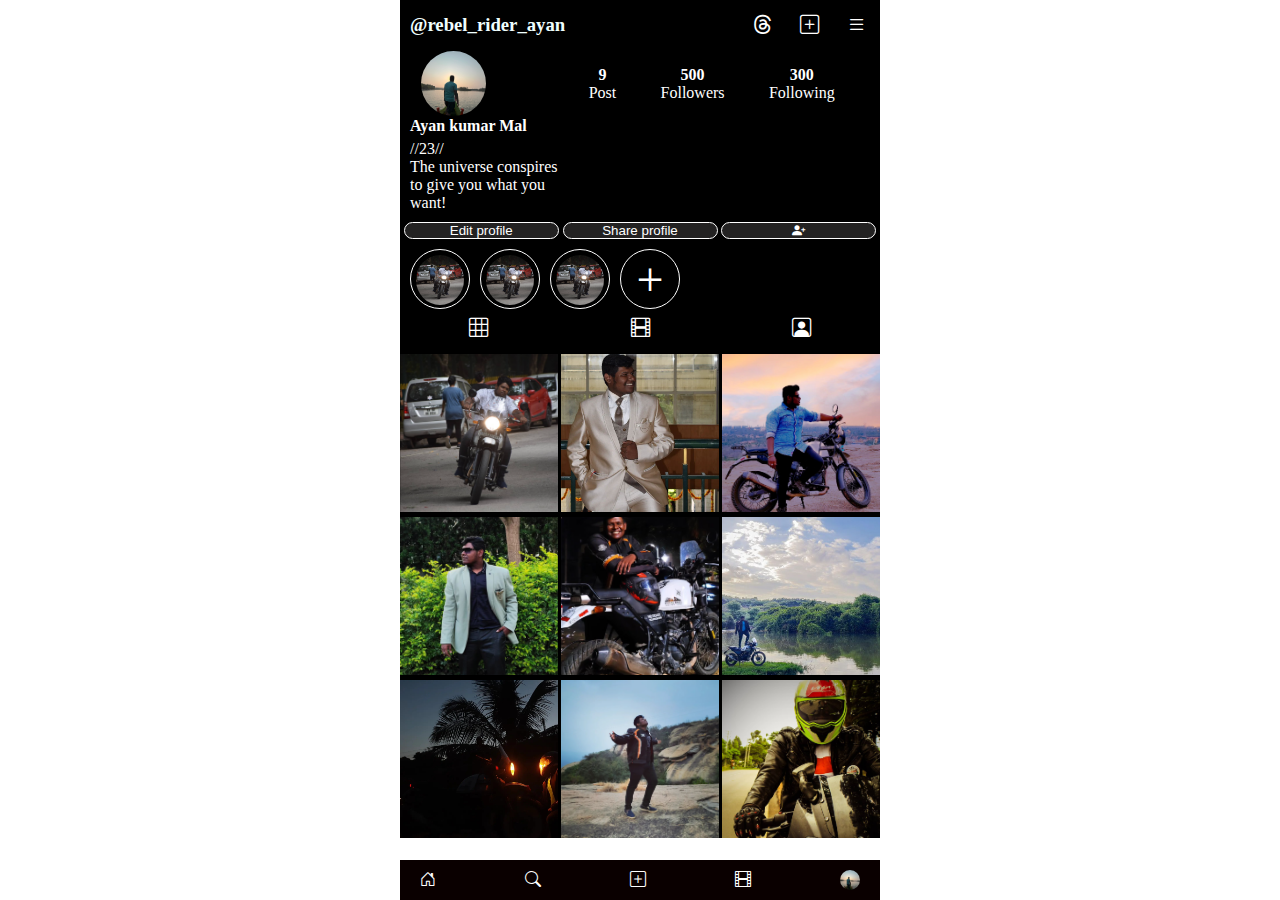
<file: index.html>
<!DOCTYPE html>
<html lang="en">

<head>
    <meta charset="UTF-8">
    <meta name="viewport" content="width=device-width, initial-scale=1.0">
    <title>instagram</title>
    <link rel="stylesheet" href="https://cdn.jsdelivr.net/npm/bootstrap-icons@1.11.3/font/bootstrap-icons.min.css">

    <link rel="shortcut icon" href="image/icon/instagram.ico" type="image/x-icon">
    <link rel="stylesheet" href="style.css">
</head>

<body>
    <header>
        <h3>@rebel_rider_ayan</h3>
        
        <nav>
            <i class="bi bi-threads"></i>
            <i class="bi bi-plus-square"></i>
            <i class="bi bi-list"></i>
        </nav>
    </header>
    <main>
        <section id="locations">
            <div class="grid-container">
                <div class="grid-card">
                    <div class="card-img">
                        <img src="image/profile_pic/profile_pic.jpg">
                    </div>
                    <div class="card-body">
                        <ul>
                            <li><strong>9</strong>Post</li>
                            <li><strong>500</strong>Followers</li>
                            <li><strong>300</strong>Following</li>
                        </ul>
                    </div>
                </div>
            </div>
        </section>
        <section id="bio">
            <div class="bio-section">
                <h4>Ayan kumar Mal</h4>
                <p>
                    //23// <br>
                    The universe conspires to give you what you want!
                </p>
            </div>
            <div class="profile-buttons">
                <button>Edit profile</button>
                <button>Share profile</button>
                <button><i class="bi bi-person-plus-fill"></i></button>
            </div>
        </section>
        <section id="highlighter">
            <div class="outer_circle">
                <div class="inner_circle">
                    <img src="image/photo_cart/pic_1.png" alt="">

                </div>
            </div>

            <div class="outer_circle">
                <div class="inner_circle">
                    <img src="image/photo_cart/pic_1.png" alt="">

                </div>
            </div>

            <div class="outer_circle">
                <div class="inner_circle">
                    <img src="image/photo_cart/pic_1.png" alt="">

                </div>
            </div>

            <div class="outer_circle">
                <div class="inner_circle">
                    <p>&plus;</p>

                </div>
            </div>

        </section>
        <section id="nav_section">
            <nav>
                <a href="index.html"><i class="bi bi-grid-3x3"></i></a>
                <a href="reels.html"><i class="bi bi-film"></i></a>
                <a href="mention.html"><i class="bi bi-person-square"></i></a>
            </nav>
        </section>
        <section id="photo_cart">
            <div class="photo_cart_section">
                <img src="image/photo_cart/pic_1.png" alt="Image not loaded">
                <img src="image/photo_cart/pic_2.png" alt="Image not loaded">
                <img src="image/photo_cart/pic_3.png" alt="Image not loaded">
                <img src="image/photo_cart/pic_4.png" alt="Image not loaded">
                <img src="image/photo_cart/pic_5.png" alt="Image not loaded">
                <img src="image/photo_cart/pic_6.png" alt="Image not loaded">
                <img src="image/photo_cart/pic_7.png" alt="Image not loaded">
                <img src="image/photo_cart/pic_8.png" alt="Image not loaded">
                <img src="image/photo_cart/pic_9.png" alt="Image not loaded">

            </div>
        </section>
    </main>
    <footer>
        <i class="bi bi-house-door"></i>
        <i class="bi bi-search"></i>
        <i class="bi bi-plus-square"></i>
        <i class="bi bi-film"></i>
        <div class="footer-img">
            <img src="image/profile_pic/profile_pic.jpg" alt="">

        </div>
    </footer>
</body>

</html>
</file>
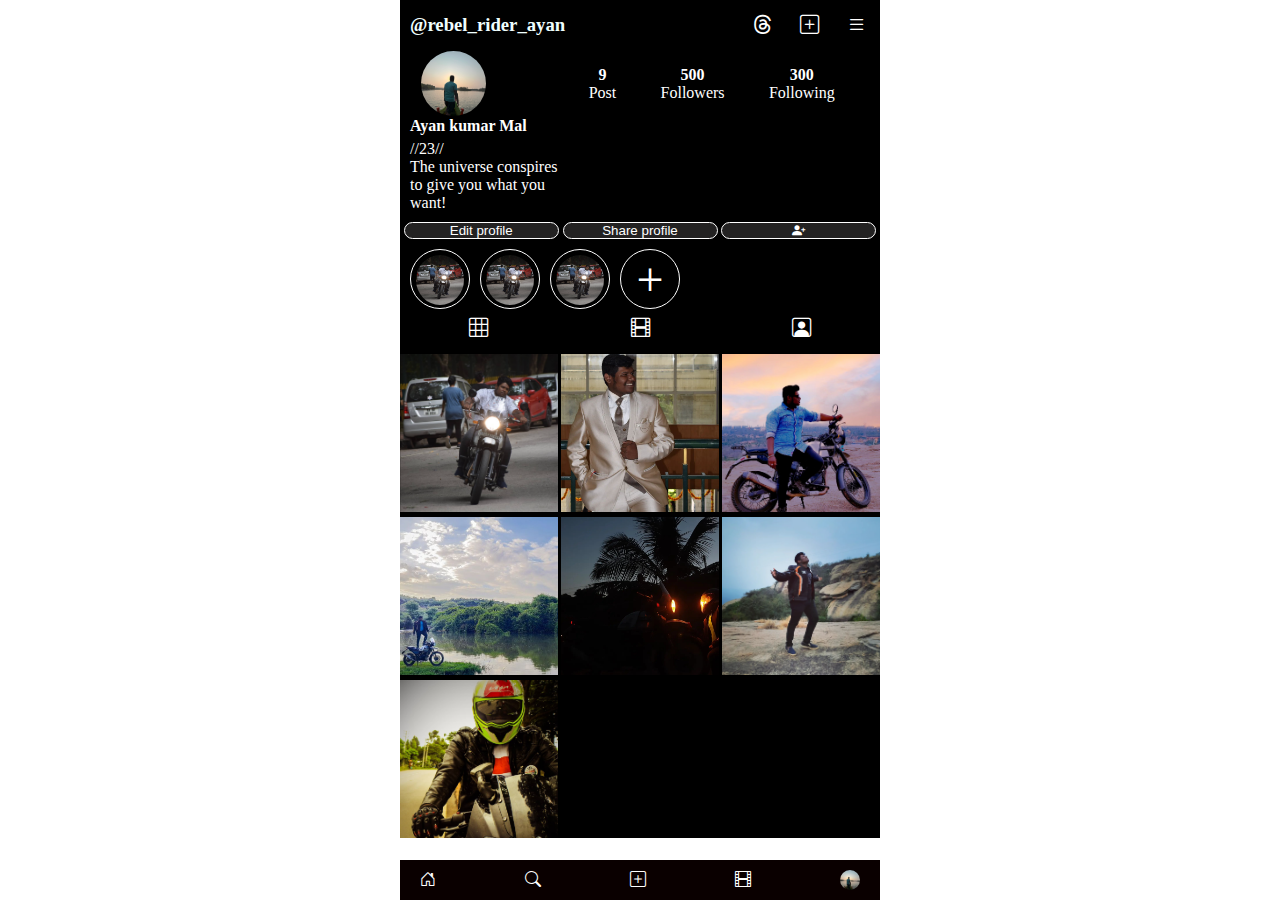
<file: mention.html>
<!DOCTYPE html>
<html lang="en">

<head>
    <meta charset="UTF-8">
    <meta name="viewport" content="width=device-width, initial-scale=1.0">
    <title>instagram</title>
    <link rel="stylesheet" href="https://cdn.jsdelivr.net/npm/bootstrap-icons@1.11.3/font/bootstrap-icons.min.css">

    <link rel="shortcut icon" href="image/icon/instagram.ico" type="image/x-icon">
    <link rel="stylesheet" href="style.css">
</head>

<body>
    <header>
        <h3>@rebel_rider_ayan</h3>
        
        <nav>
            <i class="bi bi-threads"></i>
            <i class="bi bi-plus-square"></i>
            <i class="bi bi-list"></i>
        </nav>
    </header>
    <main>
        <section id="locations">
            <div class="grid-container">
                <div class="grid-card">
                    <div class="card-img">
                        <img src="image/profile_pic/profile_pic.jpg">
                    </div>
                    <div class="card-body">
                        <ul>
                            <li><strong>9</strong>Post</li>
                            <li><strong>500</strong>Followers</li>
                            <li><strong>300</strong>Following</li>
                        </ul>
                    </div>
                </div>
            </div>
        </section>
        <section id="bio">
            <div class="bio-section">
                <h4>Ayan kumar Mal</h4>
                <p>
                    //23// <br>
                    The universe conspires to give you what you want!
                </p>
            </div>
            <div class="profile-buttons">
                <button>Edit profile</button>
                <button>Share profile</button>
                <button><i class="bi bi-person-plus-fill"></i></button>
            </div>
        </section>
        <section id="highlighter">
            <div class="outer_circle">
                <div class="inner_circle">
                    <img src="image/photo_cart/pic_1.png" alt="">

                </div>
            </div>

            <div class="outer_circle">
                <div class="inner_circle">
                    <img src="image/photo_cart/pic_1.png" alt="">

                </div>
            </div>

            <div class="outer_circle">
                <div class="inner_circle">
                    <img src="image/photo_cart/pic_1.png" alt="">

                </div>
            </div>

            <div class="outer_circle">
                <div class="inner_circle">
                    <p>&plus;</p>

                </div>
            </div>

        </section>
        <section id="nav_section">
            <nav>
                <a href="index.html"><i class="bi bi-grid-3x3"></i></a>
                <a href="reels.html"><i class="bi bi-film"></i></a>
                <a href="mention.html"><i class="bi bi-person-square"></i></a>
            </nav>
        </section>
        <section id="photo_cart">
            <div class="photo_cart_section">
                <img src="image/photo_cart/pic_1.png" alt="Image not loaded">
                <img src="image/photo_cart/pic_2.png" alt="Image not loaded">
                <img src="image/photo_cart/pic_3.png" alt="Image not loaded">
                <img src="image/photo_cart/pic_6.png" alt="Image not loaded">
                <img src="image/photo_cart/pic_7.png" alt="Image not loaded">
                <img src="image/photo_cart/pic_8.png" alt="Image not loaded">
                <img src="image/photo_cart/pic_9.png" alt="Image not loaded">


            </div>
        </section>
    </main>
    <footer>
        <i class="bi bi-house-door"></i>
        <i class="bi bi-search"></i>
        <i class="bi bi-plus-square"></i>
        <i class="bi bi-film"></i>
        <div class="footer-img">
            <img src="image/profile_pic/profile_pic.jpg" alt="">

        </div>
    </footer>
</body>

</html>
</file>
<file: style.css>
* {
    /* resetting the padding and margin */
    padding: 0;
    margin: 0;

    /* box-sizing */
    box-sizing: border-box;
}

body {
    max-width: 480px;
    margin: auto;

    header {
        color: azure;
        padding-left: 10px;
        width: 100%;
        top: 0;
        z-index: 5;
        display: flex;
        justify-content: space-between;
        align-items: center;
        background-color: rgb(0, 0, 0);
        height: 50px;

        nav {
            height: 100%;
            display: flex;
            align-items: center;
            justify-content: center;

            i {
                color: white;
                font-size: larger;
                text-decoration: none;
                padding: 10px;
                margin: 4px;
                height: 100%;
                display: flex;
                align-items: center;
                justify-content: center;
                transition-duration: 1s;
            }

            i:hover {
                color: rgb(85, 158, 222);
                background-color: white;
            }

        }
    }

    main {
        #locations {
            background-color: black;

            .grid-container {
                display: flex;
                align-items: center;
                border: 1px solid;

                .grid-card {
                    width: 100%;
                    display: flex;
                    justify-content: space-between;

                    .card-img {
                        margin-left: 20px;
                        height: 65px;
                        aspect-ratio: 1/1;
                        overflow: hidden;
                        border-radius: 50%;

                        img {
                            height: 70px;
                            width: 70px;
                            object-fit: cover;
                        }
                    }

                    .card-body {
                        width: 70%;

                        ul {
                            height: 100%;
                            list-style-type: none;
                            display: flex;
                            justify-content: space-evenly;
                            align-items: center;

                            li {
                                display: flex;
                                flex-direction: column;
                                align-items: center;
                                color: white;
                            }

                            strong {
                                color: rgb(255, 255, 255);
                            }
                        }

                    }
                }
            }
        }

        #bio {
            div.bio-section {
                background-color: black;
                color: white;

                h4 {
                    margin-left: 10px;
                }

                p {
                    margin-top: 5px;
                    margin-left: 10px;
                    width: 150px;
                }

            }

            .profile-buttons {
                width: 100%;
                display: flex;
                justify-content: space-evenly;
                background-color: black;

                button {
                    width: 155px;
                    margin-top: 10px;
                    margin-bottom: 10px;
                    color: white;
                    background-color: rgb(35, 34, 34);
                    border-radius: 10px;
                    border: 1px solid white;

                }
            }
        }

        #highlighter {
            background-color: black;
            display: flex;

            .outer_circle {
                height: 60px;
                width: 60px;
                border-radius: 50%;
                margin-left: 10px;
                border: 1px solid white;
                display: flex;
                justify-content: center;
                align-items: center;

                .inner_circle {
                    height: 50px;
                    width: 50px;
                    border-radius: 50%;
                    /* border: 1px solid white; */
                    display: flex;
                    justify-content: center;
                    align-items: center;
                    margin-top: 1px;



                    img {
                        height: 50px;
                        width: 50px;
                        border-radius: 50%;
                        /* display: flex;
                        justify-content: center;
                        align-items: center; */
                        margin: 1px;

                    }

                    p {
                        color: white;
                        font-size: 3rem;
                    }
                }
            }
        }

        #nav_section {
            background-color: black;

            nav {
                height: 100%;
                display: flex;
                align-items: center;
                justify-content: space-between;
                margin-left: 60px;
                margin-right: 60px;

                a {
                    color: white;
                    font-size: larger;
                    text-decoration: none;
                    padding: 5px;
                    margin: 4px;
                    height: 100%;
                    display: flex;
                    align-items: center;
                    justify-content: center;
                    transition-duration: 1s;
                }

                a:hover {
                    color: rgb(85, 158, 222);
                    transform: scale(1.25);
                    transition-duration: 0.5s;

                }
            }

        }

        #photo_cart {
            background-color: black;

            div.photo_cart_section {
                display: flex;
                flex-wrap: wrap;
                justify-content: space-between;

                img {
                    margin-top: 5px;
                    height: 158px;
                    width: 158px;
                    object-fit: cover;
                    color: white;
                }
            }
        }

        #reel_cart {
            background-color: black;

            div.reel_cart_section {
                display: flex;
                flex-wrap: wrap;
                justify-content: space-between;

                video {
                    margin-top: 5px;
                    height: 158px;
                    width: 158px;
                    object-fit: cover;
                    color: white;
                }
            }
        }
    }

    footer {
        position: fixed;
        bottom: 0;
        height: 40px;
        /* width: 100%; */
        width: 480px;
        background-color: rgb(10, 0, 0);
        color: white;
        z-index: 5;
        align-items: center;
        display: flex;
        justify-content: space-between;
        padding: 20px 20px;



        i {
            text-align: center;
        }

        .footer-img {
            height: 20px;
            aspect-ratio: 1/1;
            border-radius: 50%;
            overflow: hidden;

            img {
                height: 100%;
                width: 100%;
                object-fit: cover;
            }
        }
    }
}
</file>
